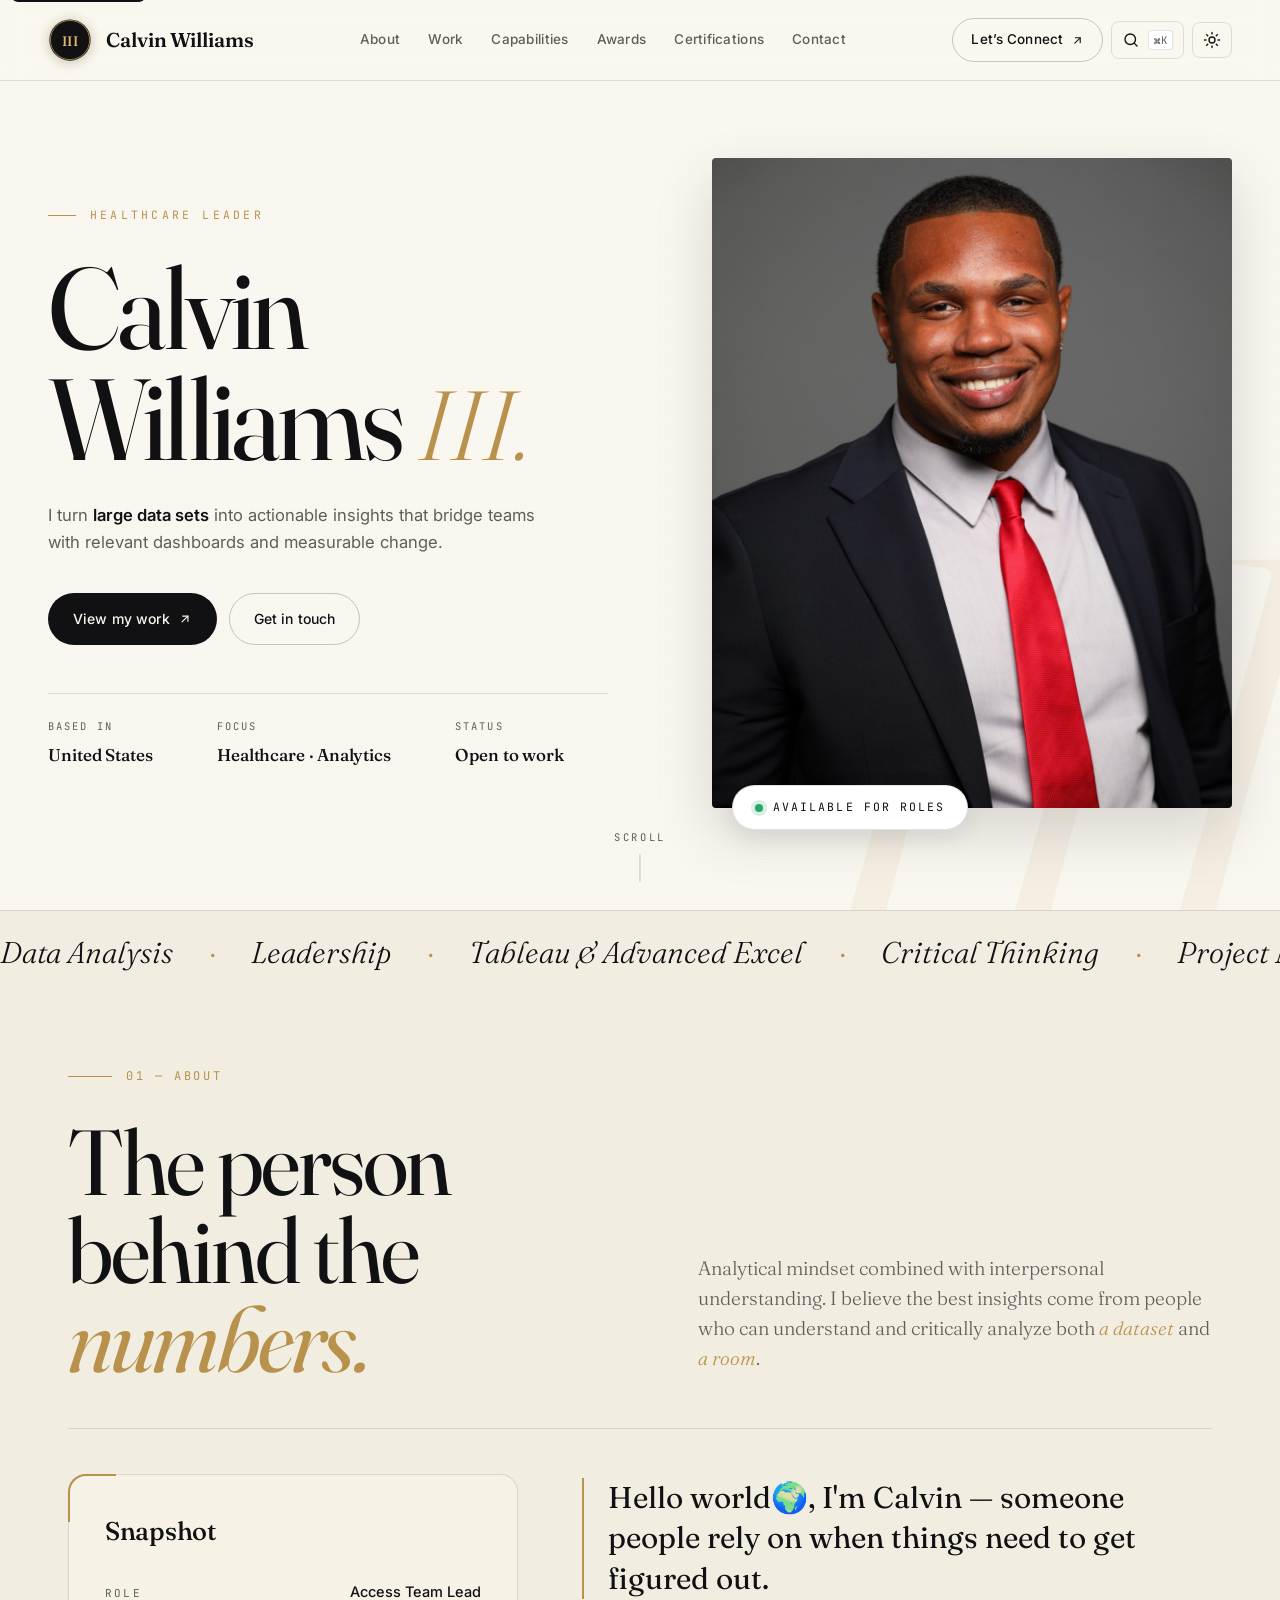
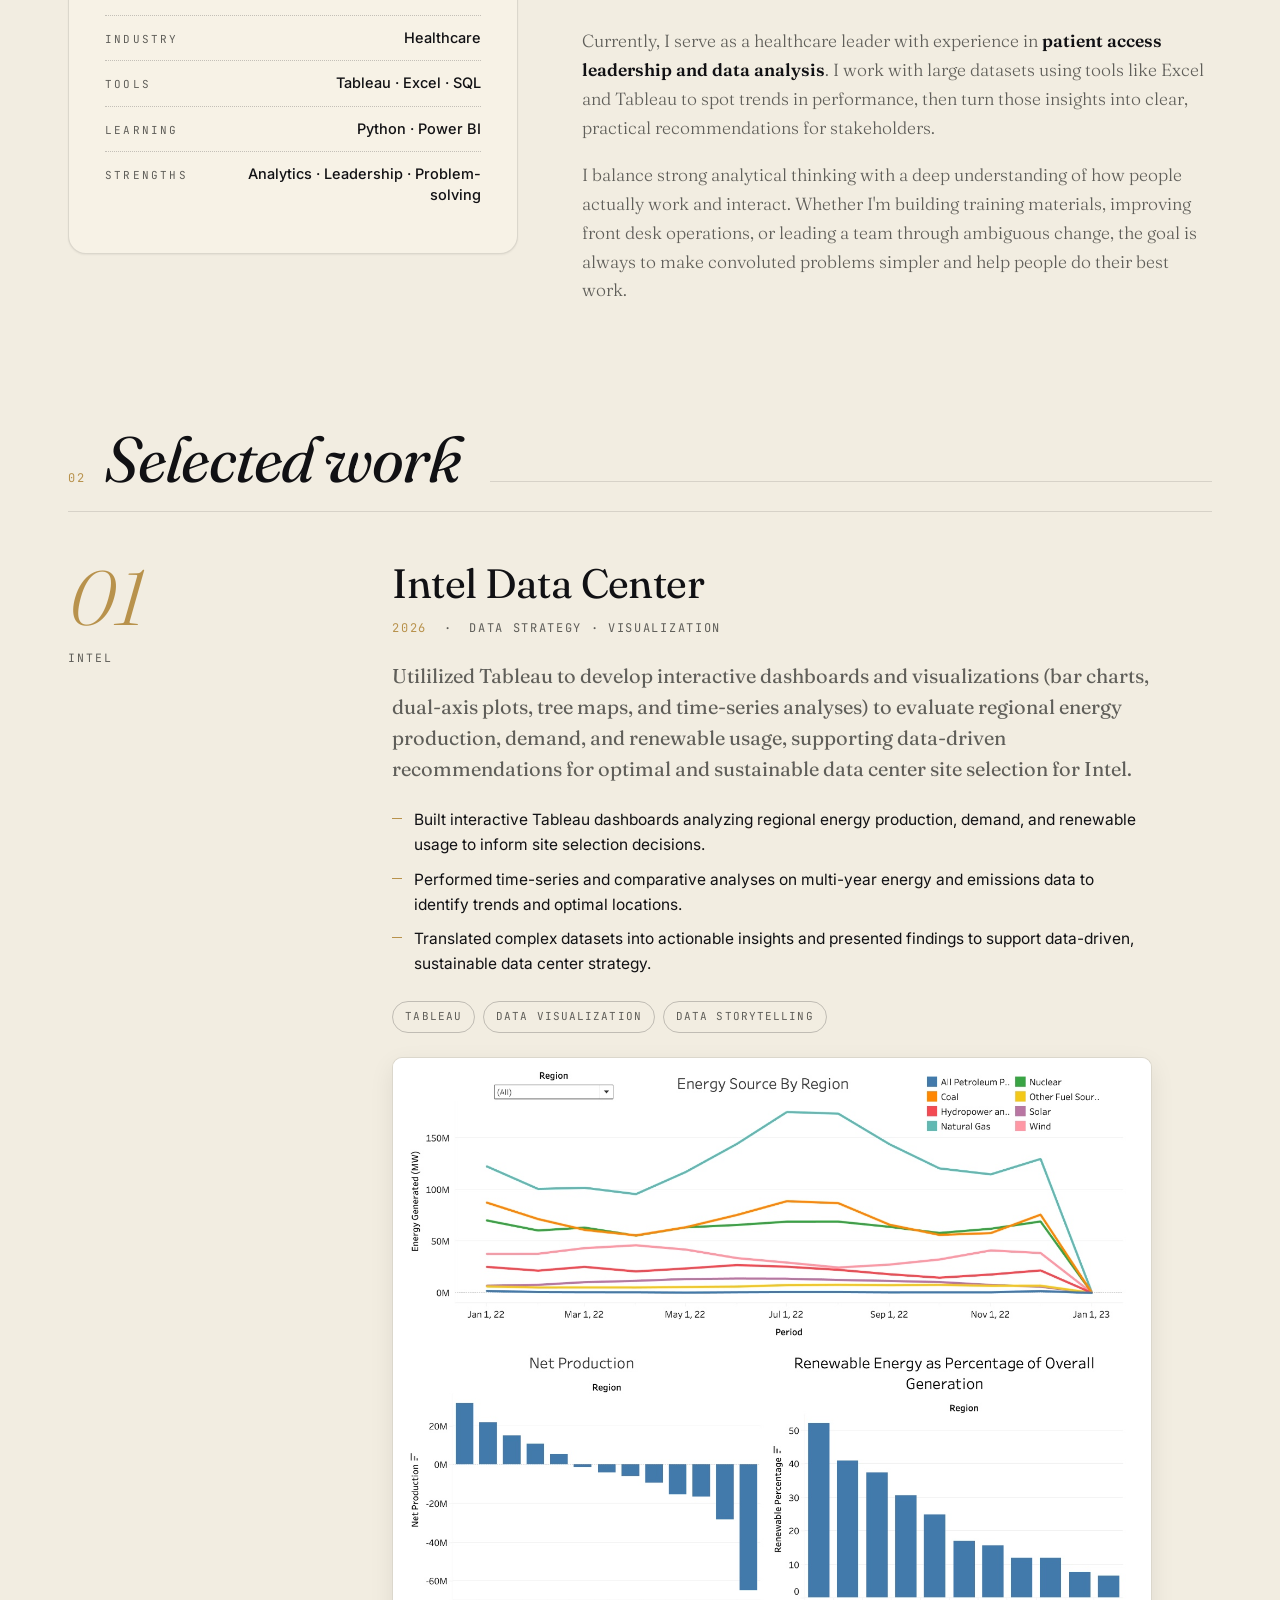
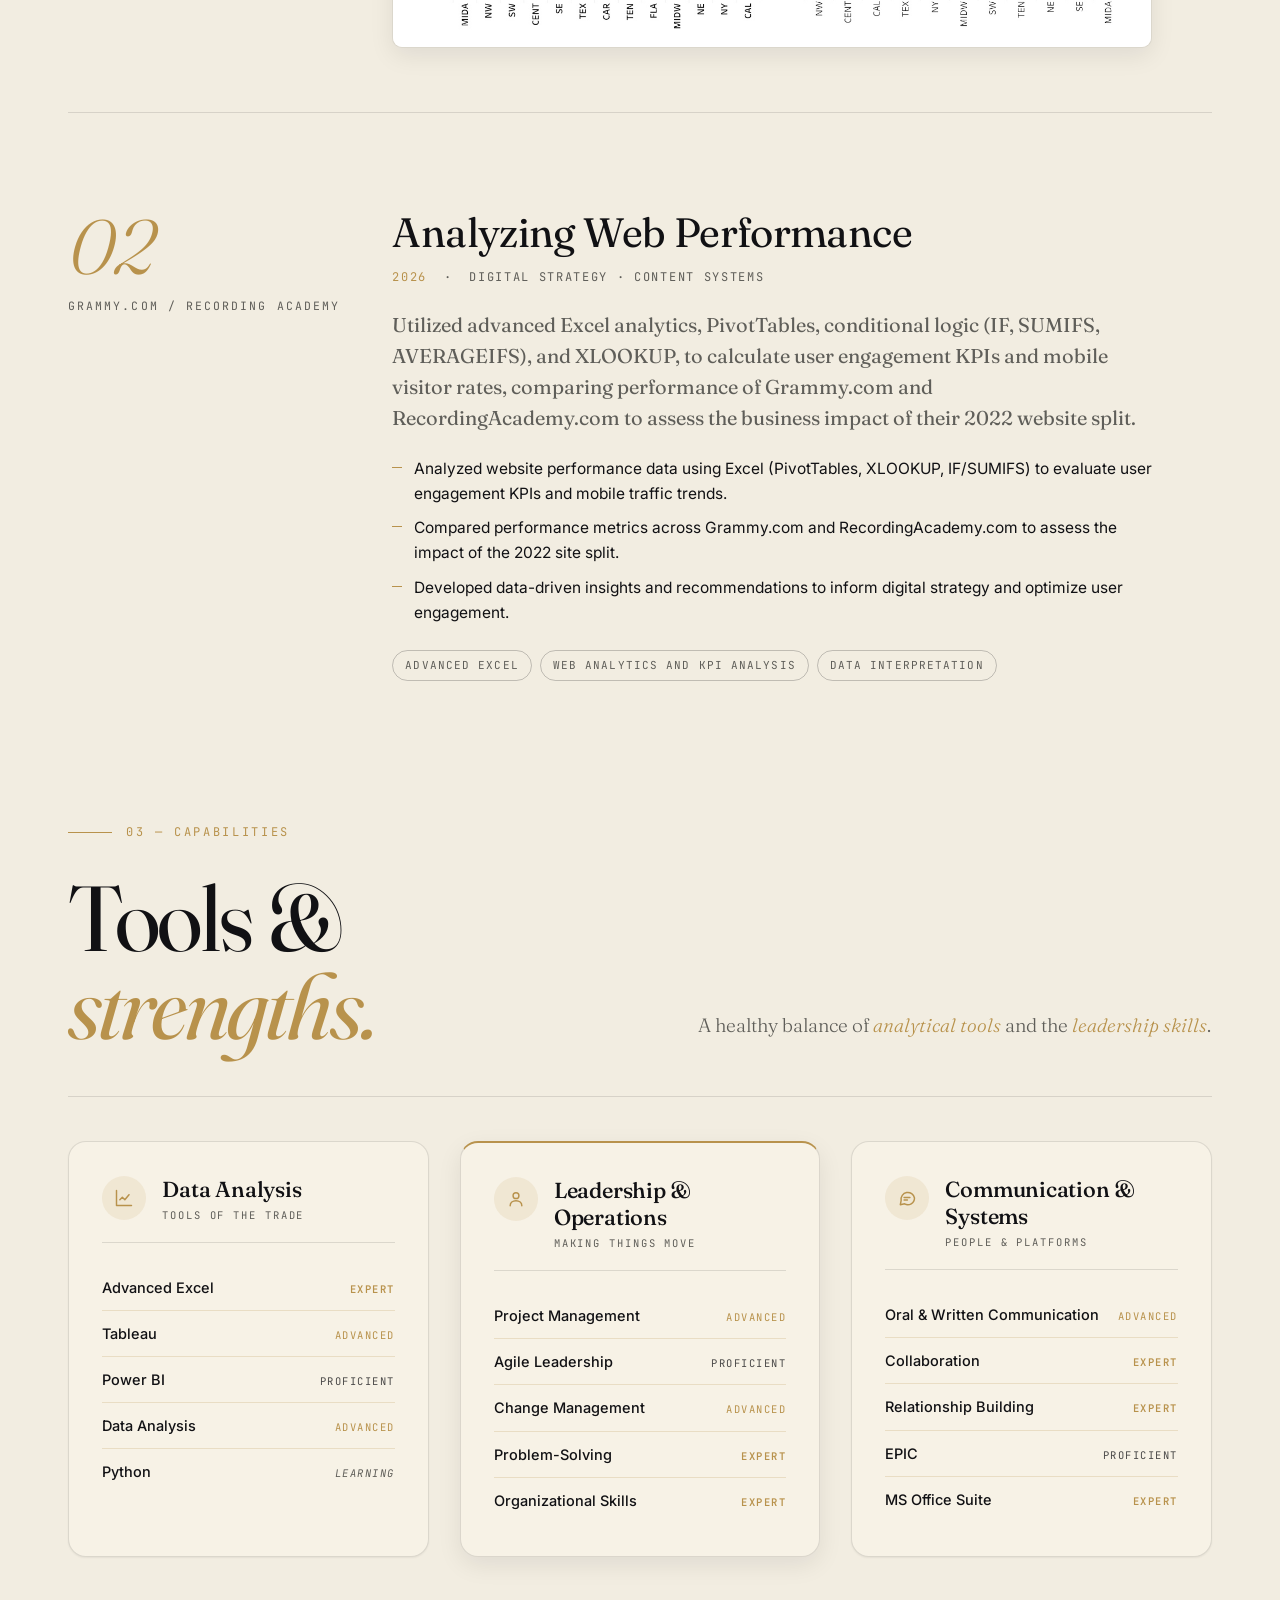
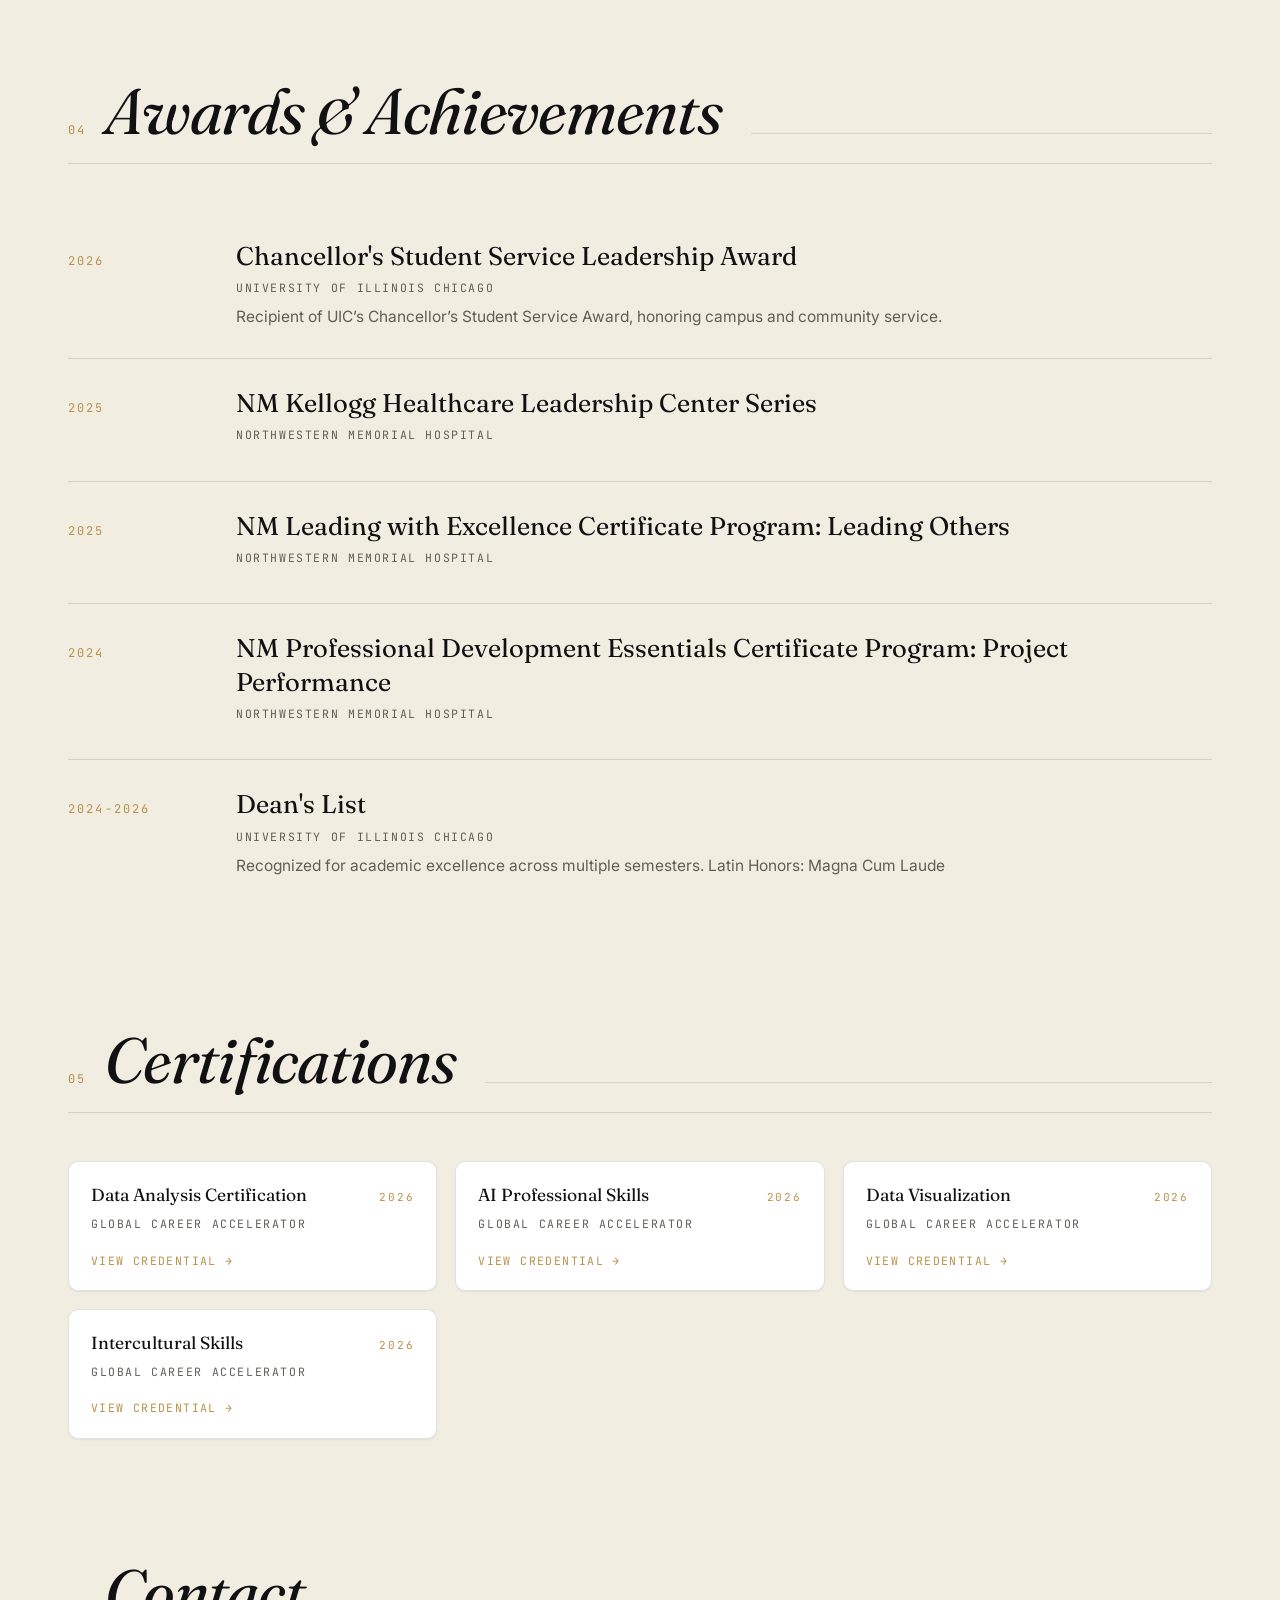
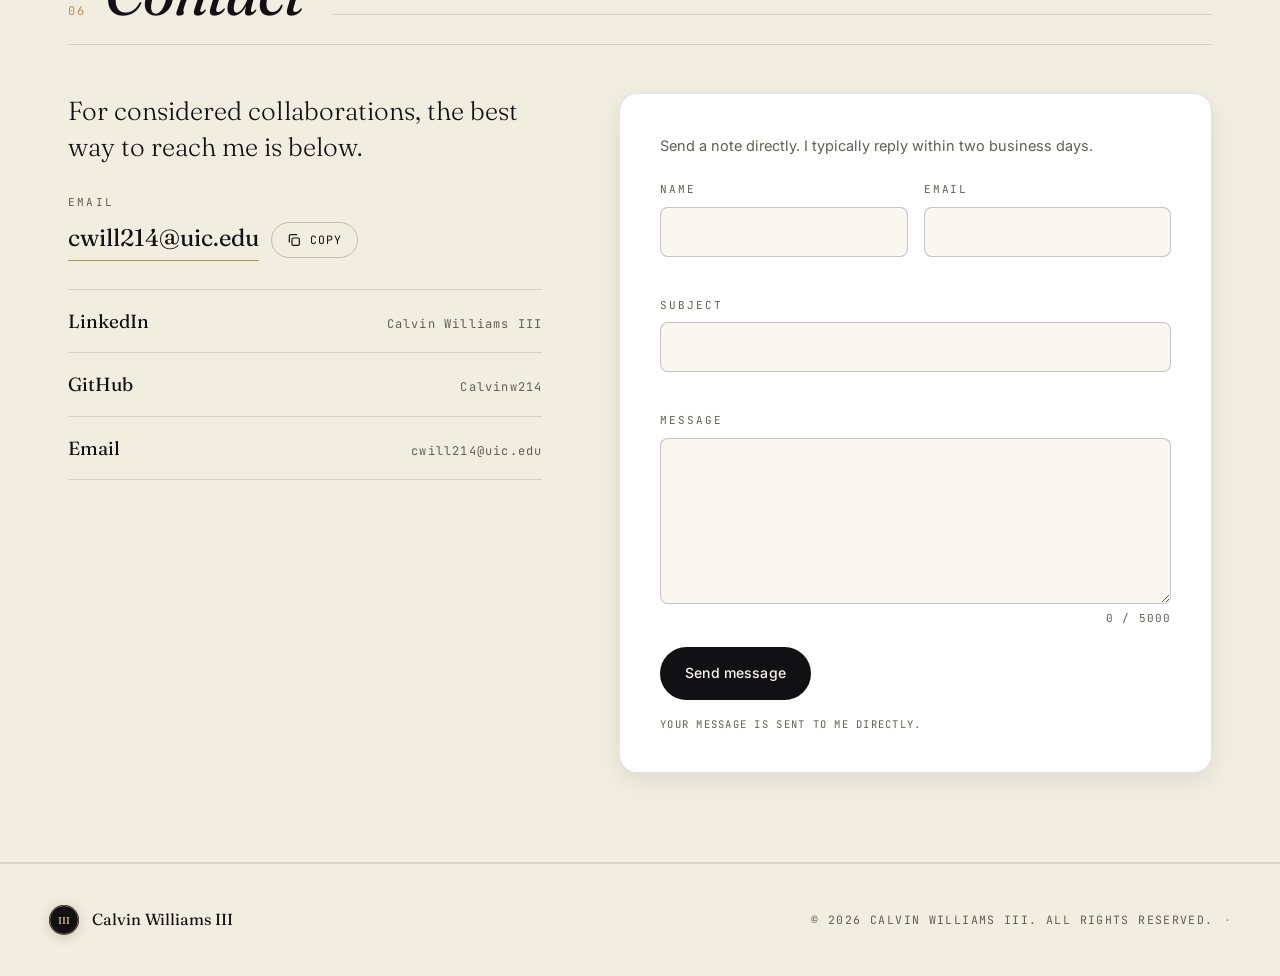
<file: index.html>
<!doctype html>
<html lang="en">
<head>
<meta charset="utf-8" />
<meta name="viewport" content="width=device-width, initial-scale=1, viewport-fit=cover" />
<meta name="color-scheme" content="light dark" />
<title>Calvin Williams III — Healthcare Leader</title>
<meta name="description" content="Portfolio of Calvin Williams III" />
<meta name="author" content="Calvin Williams III" />
<meta name="theme-color" content="#faf7f0" media="(prefers-color-scheme: light)" />
<meta name="theme-color" content="#111114" media="(prefers-color-scheme: dark)" />

<meta property="og:type" content="website" />
<meta property="og:title" content="Calvin Williams III — Portfolio" />
<meta property="og:description" content="Aspiring Data Analyst." />
<meta property="og:image" content="assets/calvin.jpg" />

<link rel="icon" type="image/jpeg" href="assets/logo.jpg" />
<link rel="apple-touch-icon" href="assets/logo.jpg" />

<link rel="preconnect" href="https://fonts.googleapis.com" />
<link rel="preconnect" href="https://fonts.gstatic.com" crossorigin />
<link rel="stylesheet" href="https://fonts.googleapis.com/css2?family=Fraunces:ital,opsz,wght@0,9..144,300;0,9..144,400;0,9..144,500;0,9..144,600;0,9..144,700;1,9..144,400&family=Inter:wght@300;400;500;600;700&family=JetBrains+Mono:wght@400;500&display=swap" />

<link rel="stylesheet" href="css/style.css" />

<!-- No-flash theme init: runs before paint to avoid light/dark flicker -->
<script>
  (function () {
    try {
      var stored = localStorage.getItem('theme');
      var prefersDark = window.matchMedia && window.matchMedia('(prefers-color-scheme: dark)').matches;
      var theme = stored || (prefersDark ? 'dark' : 'light');
      document.documentElement.setAttribute('data-theme', theme);
    } catch (e) { /* ignore */ }
  })();
</script>
</head>
<body>

<a class="skip-link" href="#main">Skip to content</a>

<!-- Scroll progress indicator -->
<div class="scroll-progress" aria-hidden="true"><span id="scrollBar"></span></div>

<!-- Navigation -->
<header class="nav" role="banner">
  <a class="nav-brand" href="#top" aria-label="Calvin Williams III — home">
    <span class="logo-emblem" aria-hidden="true">
      <svg viewBox="0 0 64 64" width="44" height="44" focusable="false">
        <circle cx="32" cy="32" r="30" fill="#111114"></circle>
        <circle cx="32" cy="32" r="28.5" fill="none" stroke="#b8924c" stroke-width="1.25"></circle>
        <text x="32" y="40.5" text-anchor="middle"
              font-family="Fraunces, Georgia, serif" font-weight="500"
              font-size="20" fill="#d9b878" letter-spacing="0.5">III</text>
      </svg>
    </span>
    <span class="nav-brand-text">
      <span class="nav-brand-name">Calvin Williams</span>
    </span>
  </a>

  <nav class="nav-links" aria-label="Primary">
    <a href="#about">About</a>
    <a href="#projects">Work</a>
    <a href="#capabilities">Capabilities</a>
    <a href="#awards">Awards</a>
    <a href="#certifications">Certifications</a>
    <a href="#contact">Contact</a>
  </nav>

  <div class="nav-actions">
    <a class="btn btn-ghost btn-talk" href="#contact">
      <span>Let&rsquo;s Connect</span>
      <svg viewBox="0 0 24 24" width="13" height="13" aria-hidden="true" fill="none" stroke="currentColor" stroke-width="2" stroke-linecap="round" stroke-linejoin="round"><path d="M7 17 17 7"></path><path d="M8 7h9v9"></path></svg>
    </a>
    <button class="icon-btn" id="cmdkTrigger" type="button" aria-label="Open command palette" title="Command palette (⌘K)">
      <svg viewBox="0 0 24 24" width="18" height="18" aria-hidden="true" fill="none" stroke="currentColor" stroke-width="1.8" stroke-linecap="round" stroke-linejoin="round">
        <circle cx="11" cy="11" r="7"></circle><path d="m20 20-3.5-3.5"></path>
      </svg>
      <span class="kbd-hint" aria-hidden="true">⌘K</span>
    </button>

    <button class="icon-btn" id="themeToggle" type="button" aria-label="Toggle color theme" aria-pressed="false" title="Toggle theme">
      <svg class="icon-sun" viewBox="0 0 24 24" width="18" height="18" aria-hidden="true" fill="none" stroke="currentColor" stroke-width="1.8" stroke-linecap="round" stroke-linejoin="round">
        <circle cx="12" cy="12" r="4"></circle>
        <path d="M12 2v2M12 20v2M4.93 4.93l1.41 1.41M17.66 17.66l1.41 1.41M2 12h2M20 12h2M4.93 19.07l1.41-1.41M17.66 6.34l1.41-1.41"></path>
      </svg>
      <svg class="icon-moon" viewBox="0 0 24 24" width="18" height="18" aria-hidden="true" fill="none" stroke="currentColor" stroke-width="1.8" stroke-linecap="round" stroke-linejoin="round">
        <path d="M21 12.8A9 9 0 1 1 11.2 3a7 7 0 0 0 9.8 9.8z"></path>
      </svg>
    </button>

    <button class="menu-btn" id="menuBtn" type="button" aria-label="Toggle menu" aria-expanded="false" aria-controls="mobileMenu">
      <span></span><span></span><span></span>
    </button>
  </div>
</header>

<div class="mobile-menu" id="mobileMenu" aria-hidden="true">
  <a href="#about">About</a>
  <a href="#projects">Work</a>
  <a href="#capabilities">Capabilities</a>
  <a href="#awards">Awards</a>
  <a href="#certifications">Certifications</a>
  <a href="#contact">Contact</a>
</div>

<main id="main">

<!-- Hero -->
<section class="hero" id="top">
  <div class="hero-grain" aria-hidden="true"></div>
  <div class="hero-watermark" aria-hidden="true">III</div>

  <div class="hero-inner">
    <div class="hero-copy">
      <p class="eyebrow reveal"><span class="eyebrow-rule" aria-hidden="true"></span>Healthcare Leader</p>
      <h1 class="hero-title reveal reveal-delay-1">
        Calvin<br />
        Williams<span class="hero-title-accent">III.</span>
      </h1>
      <p class="hero-sub reveal reveal-delay-2">
        I turn <strong>large data sets</strong> into actionable insights that bridge teams with relevant dashboards and measurable change.
      </p>
      <div class="hero-cta reveal reveal-delay-3">
        <a class="btn btn-primary btn-arrow" href="#projects">
          <span>View my work</span>
          <svg viewBox="0 0 24 24" width="14" height="14" aria-hidden="true" fill="none" stroke="currentColor" stroke-width="2" stroke-linecap="round" stroke-linejoin="round"><path d="M7 17 17 7"></path><path d="M8 7h9v9"></path></svg>
        </a>
        <a class="btn btn-ghost" href="#contact">Get in touch</a>
      </div>

      <dl class="hero-meta reveal reveal-delay-4">
        <div class="hero-meta-item">
          <dt>Based in</dt>
          <dd>United States</dd>
        </div>
        <div class="hero-meta-item">
          <dt>Focus</dt>
          <dd>Healthcare · Analytics</dd>
        </div>
        <div class="hero-meta-item">
          <dt>Status</dt>
          <dd>Open to work</dd>
        </div>
      </dl>
    </div>

    <figure class="hero-portrait reveal reveal-delay-2">
      <div class="hero-portrait-frame">
        <img src="assets/calvin.jpg" alt="Portrait of Calvin Williams III" width="900" height="1100" loading="eager" fetchpriority="high" />
      </div>
      <figcaption class="hero-status-pill">
        <span class="hero-status-dot" aria-hidden="true"></span>
        <span>Available for roles</span>
      </figcaption>
    </figure>
  </div>

  <span class="hero-scroll-cue" aria-hidden="true">
    <span class="hero-scroll-label">SCROLL</span>
    <span class="hero-scroll-line"></span>
  </span>
</section>

<!-- Running marquee -->
<div class="marquee" aria-hidden="true">
  <div class="marquee-track">
    <span>Data Analysis</span><span>·</span><span>Leadership</span><span>·</span><span>Tableau & Advanced Excel</span><span>·</span><span>Critical Thinking</span><span>·</span><span>Project Management</span><span>·</span><span>Analytical</span><span>·</span>
    <span>Data Analysis</span><span>·</span><span>Leadership</span><span>·</span><span>Tableau & Advanced Excel</span><span>·</span><span>Critical Thinking</span><span>·</span><span>Project Management</span><span>·</span><span>Analytical</span><span>·</span>
</div>

<!-- About -->
<section class="section about about-v2" id="about">
  <p class="section-eyebrow reveal"><span class="eyebrow-rule" aria-hidden="true"></span>01 — About</p>

  <div class="about-head reveal reveal-delay-1">
    <h2 class="about-title">
      The person<br />behind the<br /><em>numbers.</em>
    </h2>
    <p class="about-tagline">
      Analytical mindset combined with interpersonal understanding.
      I believe the best insights come from people who can understand and critically analyze both
      <em>a dataset</em> and <em>a room</em>.
    </p>
  </div>

  <hr class="about-rule" aria-hidden="true" />

  <div class="about-body reveal reveal-delay-2">
    <aside class="snapshot" id="snapshotCard" aria-label="Snapshot">
      <h3 class="snapshot-title">Snapshot</h3>
      <dl class="snapshot-list" id="snapshotList">
        <!-- Rendered by js/render.js from PORTFOLIO_DATA.snapshot -->
      </dl>
    </aside>

    <div class="about-copy">
      <p class="about-lede" id="aboutLede">
        <!-- Rendered by js/render.js from PORTFOLIO_DATA.about.lede -->
      </p>
      <div class="about-paragraphs" id="aboutParagraphs">
        <!-- Rendered by js/render.js from PORTFOLIO_DATA.about.paragraphs -->
      </div>
    </div>
  </div>
</section>

<!-- Projects -->
<section class="section projects" id="projects">
  <header class="section-head">
    <span class="section-num">02</span>
    <h2 class="section-title">Selected work</h2>
    <span class="section-rule" aria-hidden="true"></span>
  </header>

  <div class="projects-list" id="projectsList">
    <!-- Rendered by js/render.js from js/data.js -->
  </div>
</section>

<!-- Capabilities -->
<section class="section capabilities" id="capabilities">
  <p class="section-eyebrow reveal"><span class="eyebrow-rule" aria-hidden="true"></span>03 — Capabilities</p>

  <div class="about-head reveal reveal-delay-1">
    <h2 class="about-title">
      Tools &amp;<br /><em>strengths.</em>
    </h2>
    <p class="about-tagline">
      A healthy balance of <em>analytical tools</em> and the <em>leadership skills</em>.
    </p>
  </div>

  <hr class="about-rule" aria-hidden="true" />

  <div class="capabilities-grid" id="capabilitiesGrid">
    <!-- Rendered by js/render.js from PORTFOLIO_DATA.capabilities -->
  </div>
</section>

<!-- Awards & Achievements -->
<section class="section awards" id="awards">
  <header class="section-head">
    <span class="section-num">04</span>
    <h2 class="section-title">Awards &amp; Achievements</h2>
    <span class="section-rule" aria-hidden="true"></span>
  </header>

  <ol class="awards-list" id="awardsList" role="list">
    <!-- Rendered by js/render.js -->
  </ol>
</section>

<!-- Certifications -->
<section class="section certs" id="certifications">
  <header class="section-head">
    <span class="section-num">05</span>
    <h2 class="section-title">Certifications</h2>
    <span class="section-rule" aria-hidden="true"></span>
  </header>

  <ul class="certs-grid" id="certsList" role="list">
    <!-- Rendered by js/render.js -->
  </ul>
</section>

<!-- Contact -->
<section class="section contact" id="contact">
  <header class="section-head">
    <span class="section-num">06</span>
    <h2 class="section-title">Contact</h2>
    <span class="section-rule" aria-hidden="true"></span>
  </header>

  <div class="contact-grid">
    <div class="contact-info reveal">
      <p class="contact-lede">
        For considered collaborations,
        the best way to reach me is below.
      </p>

      <div class="email-copy">
        <span class="email-copy-label">Email</span>
        <div class="email-copy-row">
          <a class="email-copy-value" href="mailto:calvinwilliams772@gmail.com" id="emailLink">cwill214@uic.edu</a>
          <button class="email-copy-btn" id="copyEmailBtn" type="button" aria-label="Copy email address to clipboard">
            <svg viewBox="0 0 24 24" width="16" height="16" aria-hidden="true" fill="none" stroke="currentColor" stroke-width="1.8" stroke-linecap="round" stroke-linejoin="round">
              <rect x="9" y="9" width="11" height="11" rx="2"></rect>
              <path d="M5 15V6a2 2 0 0 1 2-2h9"></path>
            </svg>
            <span>Copy</span>
          </button>
        </div>
      </div>

      <ul class="socials" id="socialsList" role="list">
        <!-- Rendered by js/render.js -->
      </ul>
    </div>

    <form class="contact-form reveal reveal-delay-1" id="contactForm" novalidate autocomplete="on">
      <p class="form-intro">Send a note directly. I typically reply within two business days.</p>

      <!-- Honeypot (hidden from humans) -->
      <div class="hp-field" aria-hidden="true">
        <label for="company_website">Company website</label>
        <input type="text" id="company_website" name="company_website" tabindex="-1" autocomplete="off" />
      </div>

      <div class="form-row">
        <div class="form-field">
          <label for="name">Name</label>
          <input type="text" id="name" name="name" required maxlength="100" autocomplete="name" aria-describedby="nameError" />
          <span class="form-error" id="nameError" role="alert"></span>
        </div>
        <div class="form-field">
          <label for="email">Email</label>
          <input type="email" id="email" name="email" required maxlength="200" autocomplete="email" aria-describedby="emailError" />
          <span class="form-error" id="emailError" role="alert"></span>
        </div>
      </div>

      <div class="form-field">
        <label for="subject">Subject</label>
        <input type="text" id="subject" name="subject" maxlength="200" autocomplete="off" aria-describedby="subjectError" />
        <span class="form-error" id="subjectError" role="alert"></span>
      </div>

      <div class="form-field">
        <label for="message">Message</label>
        <textarea id="message" name="message" rows="6" required minlength="10" maxlength="5000" aria-describedby="messageError messageCounter"></textarea>
        <div class="form-meta">
          <span class="form-error" id="messageError" role="alert"></span>
          <span class="form-counter" id="messageCounter" aria-live="polite">0 / 5000</span>
        </div>
      </div>

      <div class="form-actions">
        <button class="btn btn-primary" type="submit" id="submitBtn">
          <span class="btn-label">Send message</span>
          <span class="btn-spinner" aria-hidden="true"></span>
        </button>
        <noscript>
          <p class="form-fallback">
            JavaScript is disabled. Please email
            <a href="mailto:cwill214@uic.edu">cwill214@uic.edu</a> directly.
          </p>
        </noscript>
      </div>

      <div class="form-status" id="formStatus" role="status" aria-live="polite"></div>
      <p class="form-privacy">
        Your message is sent to me directly.
      </p>
    </form>
  </div>
</section>

</main>

<footer class="footer">
  <div class="footer-inner">
    <div class="footer-brand">
      <span class="logo-emblem logo-emblem-sm" aria-hidden="true">
        <svg viewBox="0 0 64 64" width="32" height="32" focusable="false">
          <circle cx="32" cy="32" r="30" fill="#111114"></circle>
          <circle cx="32" cy="32" r="28.5" fill="none" stroke="#b8924c" stroke-width="1.25"></circle>
          <text x="32" y="40.5" text-anchor="middle"
                font-family="Fraunces, Georgia, serif" font-weight="500"
                font-size="20" fill="#d9b878" letter-spacing="0.5">III</text>
        </svg>
      </span>
      <span>Calvin Williams III</span>
    </div>
    <p class="footer-meta">
      <span>© <span id="year">2026</span> Calvin Williams III. All rights reserved.</span>
      <span class="dot" aria-hidden="true">·</span>
    </p>
  </div>
</footer>

<!-- Command palette -->
<div class="cmdk" id="cmdk" aria-hidden="true" role="dialog" aria-modal="true" aria-labelledby="cmdkLabel">
  <div class="cmdk-backdrop" data-cmdk-close></div>
  <div class="cmdk-panel" role="document">
    <h2 class="visually-hidden" id="cmdkLabel">Command palette</h2>
    <div class="cmdk-search">
      <svg viewBox="0 0 24 24" width="18" height="18" aria-hidden="true" fill="none" stroke="currentColor" stroke-width="1.8" stroke-linecap="round" stroke-linejoin="round">
        <circle cx="11" cy="11" r="7"></circle><path d="m20 20-3.5-3.5"></path>
      </svg>
      <input type="text" id="cmdkInput" placeholder="Jump to section, copy email, toggle theme…" autocomplete="off" spellcheck="false" aria-label="Search commands" />
      <kbd class="cmdk-esc">Esc</kbd>
    </div>
    <ul class="cmdk-list" id="cmdkList" role="listbox" aria-label="Commands"></ul>
    <div class="cmdk-empty" id="cmdkEmpty" hidden>No matching commands.</div>
    <div class="cmdk-footer">
      <span><kbd>↑</kbd><kbd>↓</kbd> navigate</span>
      <span><kbd>↵</kbd> select</span>
      <span><kbd>Esc</kbd> close</span>
    </div>
  </div>
</div>

<!-- Toast -->
<div class="toast" id="toast" role="status" aria-live="polite" aria-atomic="true"></div>

<script src="js/data.js"></script>
<script src="js/render.js"></script>
<script src="js/main.js"></script>
</body>
</html>
</file>
<file: css/style.css>
/* =========================================================================
   Calvin Williams III — Portfolio v2 stylesheet
   Editorial · luxury · data-driven. Light + dark themes.
   ========================================================================= */

/* ---------- Design tokens ---------- */
:root {
  --ink: #111114;
  --paper: #faf7f0;
  --paper-2: #f2ede1;
  --paper-3: #ebe4d2;
  --gold: #b8924c;
  --gold-soft: #d9b878;
  --gold-ink: #7a5f2b;
  --mute: #5f5e59;
  --line: rgba(17, 17, 20, 0.12);
  --line-strong: rgba(17, 17, 20, 0.22);
  --surface: #ffffff;
  --surface-2: #f7f2e6;
  --shadow-sm: 0 1px 2px rgba(17, 17, 20, 0.06);
  --shadow-md: 0 8px 24px rgba(17, 17, 20, 0.08);
  --shadow-lg: 0 24px 60px rgba(17, 17, 20, 0.14);
  --radius-sm: 6px;
  --radius-md: 10px;
  --radius-lg: 18px;

  --serif: "Fraunces", "Playfair Display", Georgia, serif;
  --sans: "Inter", -apple-system, BlinkMacSystemFont, "Segoe UI", Roboto, sans-serif;
  --mono: "JetBrains Mono", ui-monospace, SFMono-Regular, Menlo, monospace;

  --container: 1240px;
  --gutter: clamp(20px, 4vw, 48px);
  --easing: cubic-bezier(0.2, 0.7, 0.2, 1);
}

/* ---------- Dark theme ---------- */
:root[data-theme="dark"] {
  --ink: #f4efe2;
  --paper: #0f0f12;
  --paper-2: #17171c;
  --paper-3: #1d1d24;
  --gold: #d9b878;
  --gold-soft: #e5cc95;
  --gold-ink: #f1d99a;
  --mute: #a8a49a;
  --line: rgba(244, 239, 226, 0.12);
  --line-strong: rgba(244, 239, 226, 0.22);
  --surface: #17171c;
  --surface-2: #1d1d24;
  --shadow-sm: 0 1px 2px rgba(0, 0, 0, 0.5);
  --shadow-md: 0 8px 24px rgba(0, 0, 0, 0.45);
  --shadow-lg: 0 24px 60px rgba(0, 0, 0, 0.55);
}

/* ---------- Reset / base ---------- */
*, *::before, *::after { box-sizing: border-box; }
html { scroll-behavior: smooth; -webkit-text-size-adjust: 100%; }
body {
  margin: 0;
  font-family: var(--sans);
  font-size: 16px;
  line-height: 1.6;
  color: var(--ink);
  background: var(--paper);
  -webkit-font-smoothing: antialiased;
  text-rendering: optimizeLegibility;
  transition: background 0.35s var(--easing), color 0.35s var(--easing);
}
body.menu-open, body.cmdk-open { overflow: hidden; }

img, svg { display: block; max-width: 100%; }
a { color: inherit; text-decoration: none; }
button { font: inherit; color: inherit; background: none; border: 0; cursor: pointer; }
input, textarea, select { font: inherit; color: inherit; }

::selection { background: var(--gold); color: #fff; }

.visually-hidden {
  position: absolute; width: 1px; height: 1px; padding: 0; margin: -1px;
  overflow: hidden; clip: rect(0,0,0,0); white-space: nowrap; border: 0;
}

/* Skip link */
.skip-link {
  position: fixed; top: -40px; left: 12px; z-index: 1000;
  padding: 10px 14px; background: var(--ink); color: var(--paper);
  border-radius: 6px; font-weight: 600; font-size: 14px;
  transition: top 0.2s var(--easing);
}
.skip-link:focus { top: 12px; outline: 2px solid var(--gold); outline-offset: 2px; }

/* Focus ring */
:focus-visible {
  outline: 2px solid var(--gold);
  outline-offset: 3px;
  border-radius: 3px;
}

/* Scroll progress */
.scroll-progress {
  position: fixed; top: 0; left: 0; right: 0; height: 2px; z-index: 200;
  background: transparent; pointer-events: none;
}
.scroll-progress span {
  display: block; height: 100%; width: 100%;
  background: linear-gradient(90deg, var(--gold), var(--gold-soft));
  transform: scaleX(0); transform-origin: 0 50%;
  transition: transform 0.1s linear;
}

/* ---------- Navigation ---------- */
.nav {
  position: sticky; top: 0; z-index: 100;
  display: flex; align-items: center; justify-content: space-between;
  padding: 18px var(--gutter);
  background: color-mix(in srgb, var(--paper) 88%, transparent);
  backdrop-filter: saturate(140%) blur(12px);
  -webkit-backdrop-filter: saturate(140%) blur(12px);
  border-bottom: 1px solid var(--line);
}
.nav-brand { display: flex; align-items: center; gap: 14px; }
.nav-brand-text { display: flex; align-items: baseline; gap: 6px; }
.nav-brand-name {
  font-family: var(--serif); font-weight: 600; font-size: 20px;
  letter-spacing: -0.005em; color: var(--ink);
}

/* Circular "III" emblem — used in nav + footer */
.logo-emblem {
  position: relative; display: inline-flex; align-items: center; justify-content: center;
  flex-shrink: 0;
}
.logo-emblem::before {
  content: ""; position: absolute; inset: -10px;
  border-radius: 50%;
  background: radial-gradient(circle, rgba(184, 146, 76, 0.18), transparent 70%);
  z-index: -1; pointer-events: none;
}
.logo-emblem svg { display: block; filter: drop-shadow(0 2px 6px rgba(17, 17, 20, 0.18)); }
:root[data-theme="dark"] .logo-emblem::before {
  background: radial-gradient(circle, rgba(217, 184, 120, 0.18), transparent 70%);
}
:root[data-theme="dark"] .logo-emblem svg circle:first-of-type { fill: #1d1d24; }
.logo-emblem-sm::before { inset: -6px; }
.nav-links {
  display: flex; gap: 28px;
}
.nav-links a {
  font-size: 13.5px; font-weight: 500; letter-spacing: 0.02em;
  color: var(--mute); position: relative; padding: 4px 0;
  transition: color 0.2s var(--easing);
}
.nav-links a::after {
  content: ""; position: absolute; left: 0; right: 0; bottom: -2px;
  height: 1px; background: var(--gold);
  transform: scaleX(0); transform-origin: 0 50%;
  transition: transform 0.25s var(--easing);
}
.nav-links a:hover { color: var(--ink); }
.nav-links a:hover::after { transform: scaleX(1); }

.nav-actions { display: flex; align-items: center; gap: 8px; }
.icon-btn {
  display: inline-flex; align-items: center; gap: 8px;
  padding: 8px 10px; border-radius: 8px;
  border: 1px solid var(--line);
  color: var(--ink); background: transparent;
  transition: background 0.2s var(--easing), border-color 0.2s var(--easing);
}
.icon-btn:hover { background: var(--surface-2); border-color: var(--line-strong); }
.kbd-hint {
  font-family: var(--mono); font-size: 10.5px; color: var(--mute); letter-spacing: 0.04em;
  padding: 1px 5px; border: 1px solid var(--line); border-radius: 4px;
  background: var(--surface);
}

/* Theme icons — show one at a time */
#themeToggle .icon-moon { display: none; }
:root[data-theme="dark"] #themeToggle .icon-sun { display: none; }
:root[data-theme="dark"] #themeToggle .icon-moon { display: block; }

.menu-btn { display: none; flex-direction: column; gap: 5px; padding: 8px; border-radius: 6px; }
.menu-btn span { display: block; width: 22px; height: 1.5px; background: var(--ink); transition: transform 0.2s var(--easing), opacity 0.2s var(--easing); }
.menu-btn[aria-expanded="true"] span:nth-child(1) { transform: translateY(6.5px) rotate(45deg); }
.menu-btn[aria-expanded="true"] span:nth-child(2) { opacity: 0; }
.menu-btn[aria-expanded="true"] span:nth-child(3) { transform: translateY(-6.5px) rotate(-45deg); }

.mobile-menu {
  display: none; flex-direction: column;
  padding: 16px var(--gutter) 24px;
  background: var(--paper); border-bottom: 1px solid var(--line);
  position: sticky; top: 72px; z-index: 99;
}
.mobile-menu.open { display: flex; }
.mobile-menu a {
  padding: 14px 0; border-bottom: 1px solid var(--line);
  font-family: var(--serif); font-size: 20px; color: var(--ink);
}
.mobile-menu a:last-child { border-bottom: 0; }

/* ---------- Hero ---------- */
.hero {
  position: relative; overflow: hidden;
  min-height: calc(100vh - 72px);
  display: flex; align-items: center;
  padding: clamp(48px, 6vw, 96px) var(--gutter) clamp(64px, 8vw, 120px);
  background: var(--paper);
}
.hero-grain {
  position: absolute; inset: 0; pointer-events: none; opacity: 0.25;
  background-image:
    radial-gradient(rgba(17,17,20,0.08) 1px, transparent 1px);
  background-size: 3px 3px;
  mix-blend-mode: multiply;
}
:root[data-theme="dark"] .hero-grain {
  opacity: 0.15; mix-blend-mode: screen;
  background-image: radial-gradient(rgba(255,255,255,0.08) 1px, transparent 1px);
}
.hero-watermark {
  position: absolute; right: clamp(-20px, -1vw, -8px); bottom: -8%;
  font-family: var(--serif); font-weight: 300; font-style: italic;
  font-size: clamp(260px, 44vw, 640px); line-height: 0.8;
  color: var(--gold); opacity: 0.07;
  letter-spacing: -0.02em; pointer-events: none;
  user-select: none; z-index: 0;
}

.hero-inner {
  position: relative; z-index: 1;
  max-width: var(--container); width: 100%; margin: 0 auto;
  display: grid; grid-template-columns: minmax(0, 1.05fr) minmax(0, 1fr);
  gap: clamp(32px, 6vw, 88px);
  align-items: center;
}

.hero-copy { min-width: 0; }

.eyebrow {
  display: inline-flex; align-items: center; gap: 14px;
  font-family: var(--mono); font-size: 11.5px; letter-spacing: 0.28em;
  text-transform: uppercase; color: var(--gold); margin: 0 0 28px;
}
.eyebrow-rule {
  display: inline-block; width: 28px; height: 1px; background: var(--gold);
}
/* (legacy eyebrow-dot retained for backward compat if ever reused) */
.eyebrow-dot {
  width: 6px; height: 6px; border-radius: 50%; background: var(--gold);
  box-shadow: 0 0 0 4px rgba(184, 146, 76, 0.18);
}

.hero-title {
  font-family: var(--serif); font-weight: 400;
  font-size: clamp(56px, 9vw, 148px);
  line-height: 0.96; letter-spacing: -0.035em;
  margin: 0 0 28px; color: var(--ink);
  font-variation-settings: "opsz" 144;
}
.hero-title-accent {
  display: inline-block; margin-left: 0.18em;
  font-style: italic; color: var(--gold);
  font-size: 0.85em; font-weight: 300;
  letter-spacing: 0.01em;
}

.hero-sub {
  font-family: var(--sans); font-weight: 400;
  font-size: clamp(16px, 1.3vw, 18px);
  line-height: 1.65; color: var(--mute);
  max-width: 520px; margin: 0 0 36px;
}
.hero-sub strong { color: var(--ink); font-weight: 600; }

.hero-cta { display: flex; flex-wrap: wrap; gap: 12px; margin-bottom: 48px; }

.btn {
  display: inline-flex; align-items: center; justify-content: center; gap: 8px;
  padding: 14px 24px; border-radius: 999px;
  font-size: 14px; font-weight: 500; letter-spacing: 0.01em;
  border: 1px solid transparent; cursor: pointer; position: relative;
  transition: transform 0.18s var(--easing), background 0.2s var(--easing),
              color 0.2s var(--easing), border-color 0.2s var(--easing),
              box-shadow 0.2s var(--easing);
}
.btn-primary { background: var(--ink); color: var(--paper); }
.btn-primary:hover { transform: translateY(-1px); box-shadow: var(--shadow-md); }
.btn-ghost { background: transparent; color: var(--ink); border-color: var(--line-strong); }
.btn-ghost:hover { background: var(--surface-2); border-color: var(--ink); transform: translateY(-1px); }
.btn-arrow svg, .btn-talk svg {
  transition: transform 0.2s var(--easing);
}
.btn-arrow:hover svg, .btn-talk:hover svg { transform: translate(2px, -2px); }
.btn[disabled], .btn.loading { opacity: 0.75; cursor: progress; }
.btn .btn-spinner {
  display: none; width: 14px; height: 14px; margin-left: 4px;
  border: 2px solid currentColor; border-right-color: transparent;
  border-radius: 50%; animation: spin 0.7s linear infinite;
}
.btn.loading .btn-spinner { display: inline-block; }
.btn-talk { padding: 10px 18px; font-size: 13.5px; }
@keyframes spin { to { transform: rotate(360deg); } }

/* Hero meta row (Based in / Focus / Status) */
.hero-meta {
  display: flex; flex-wrap: wrap;
  gap: clamp(32px, 5vw, 64px);
  margin: 0; padding: 24px 0 0;
  border-top: 1px solid var(--line);
  max-width: 560px;
}
.hero-meta-item { display: flex; flex-direction: column; gap: 6px; min-width: 0; }
.hero-meta-item dt {
  font-family: var(--mono); font-size: 10.5px; letter-spacing: 0.2em;
  text-transform: uppercase; color: var(--mute); margin: 0;
}
.hero-meta-item dd {
  font-family: var(--serif); font-weight: 500; font-size: 17px;
  color: var(--ink); margin: 0; letter-spacing: -0.005em;
}

/* Hero portrait */
.hero-portrait {
  position: relative; margin: 0;
  max-width: 520px; justify-self: end; width: 100%;
}
.hero-portrait-frame {
  position: relative; border-radius: 4px; overflow: hidden;
  box-shadow: var(--shadow-lg); background: var(--surface-2);
}
.hero-portrait-frame::after {
  content: ""; position: absolute;
  inset: 24px -24px -24px 24px;
  border: 1px solid var(--gold); border-radius: 4px;
  pointer-events: none; z-index: -1;
}
.hero-portrait-frame img {
  width: 100%; height: auto; display: block; object-fit: cover;
  aspect-ratio: 4 / 5;
}

/* "Available for roles" floating pill */
.hero-status-pill {
  position: absolute; left: 20px; bottom: -22px;
  display: inline-flex; align-items: center; gap: 10px;
  padding: 12px 22px; border-radius: 999px;
  background: var(--surface); color: var(--ink);
  border: 1px solid var(--line);
  box-shadow: var(--shadow-md);
  font-family: var(--mono); font-size: 11.5px; letter-spacing: 0.18em;
  text-transform: uppercase;
  white-space: nowrap;
}
.hero-status-dot {
  width: 8px; height: 8px; border-radius: 50%;
  background: #28a76b;
  box-shadow: 0 0 0 4px rgba(40, 167, 107, 0.18);
}

/* Hero scroll cue */
.hero-scroll-cue {
  position: absolute; left: 50%; bottom: 28px;
  transform: translateX(-50%);
  display: flex; flex-direction: column; align-items: center; gap: 8px;
  font-family: var(--mono); font-size: 10.5px; letter-spacing: 0.24em;
  color: var(--mute); text-transform: uppercase;
  pointer-events: none; z-index: 1;
}
.hero-scroll-line {
  width: 1px; height: 28px; background: var(--line-strong);
  animation: scrollHint 1.8s var(--easing) infinite;
  transform-origin: top;
}
@keyframes scrollHint {
  0% { transform: scaleY(0); opacity: 0; }
  40% { transform: scaleY(1); opacity: 1; }
  100% { transform: scaleY(1) translateY(8px); opacity: 0; }
}

/* ---------- Marquee ---------- */
.marquee {
  overflow: hidden; border-top: 1px solid var(--line); border-bottom: 1px solid var(--line);
  padding: 18px 0; background: var(--paper-2);
}
.marquee-track {
  display: flex; gap: 36px; white-space: nowrap;
  animation: marquee 40s linear infinite;
  font-family: var(--serif); font-weight: 300; font-style: italic;
  font-size: clamp(20px, 2.4vw, 30px); color: var(--ink);
}
.marquee-track span.dot, .marquee-track span:nth-child(even) { color: var(--gold); font-style: normal; }
@keyframes marquee { from { transform: translateX(0); } to { transform: translateX(-50%); } }

/* ---------- Section chrome ---------- */
.section {
  max-width: var(--container); margin: 0 auto;
  padding: clamp(48px, 5.5vw, 80px) var(--gutter);
}
/* Collapse the gap where two sections meet: the top of the next section
   and the bottom of the previous one would otherwise double up. */
.section + .section { padding-top: clamp(32px, 4vw, 56px); }
.section-head {
  display: flex; align-items: baseline; gap: 18px; margin-bottom: clamp(32px, 4vw, 48px);
  border-bottom: 1px solid var(--line); padding-bottom: 20px;
}
.section-num {
  font-family: var(--mono); font-size: 12px; letter-spacing: 0.18em;
  color: var(--gold); text-transform: uppercase;
}
.section-title {
  font-family: var(--serif); font-weight: 400; font-style: italic;
  font-size: clamp(36px, 5vw, 64px); letter-spacing: -0.02em;
  margin: 0; color: var(--ink); line-height: 1;
}
.section-rule { flex: 1; height: 1px; background: var(--line); margin-left: 12px; }

/* ---------- Section eyebrow (shared by About + Capabilities) ---------- */
.section-eyebrow {
  display: flex; align-items: center; gap: 14px;
  font-family: var(--mono); font-size: 12px; letter-spacing: 0.22em;
  text-transform: uppercase; color: var(--gold);
  margin: 0 0 clamp(20px, 2.8vw, 32px);
}
.section-eyebrow .eyebrow-rule {
  display: inline-block; width: 44px; height: 1px;
  background: var(--gold); flex-shrink: 0;
}

/* ---------- About v2 ---------- */
.about-v2 { padding-top: clamp(56px, 7vw, 96px); padding-bottom: clamp(48px, 5.5vw, 80px); }

.about-head {
  display: grid; grid-template-columns: 1.1fr 1fr;
  gap: clamp(28px, 5vw, 72px);
  align-items: end;
}
.about-title {
  font-family: var(--serif); font-weight: 400;
  font-size: clamp(48px, 7.2vw, 104px); line-height: 0.96;
  letter-spacing: -0.025em;
  margin: 0; color: var(--ink);
}
.about-title em {
  font-style: italic; color: var(--gold); font-weight: 400;
}
.about-tagline {
  font-family: var(--serif); font-weight: 300;
  font-size: clamp(16px, 1.5vw, 20px); line-height: 1.55;
  color: var(--mute); margin: 0 0 10px;
  max-width: 46ch;
}
.about-tagline em { font-style: italic; color: var(--gold); }

.about-rule {
  border: 0; border-top: 1px solid var(--line);
  margin: clamp(28px, 3.5vw, 48px) 0;
}

.about-body {
  display: grid; grid-template-columns: 1fr 1.4fr;
  gap: clamp(32px, 5vw, 72px);
  align-items: start;
}

/* Snapshot card */
.snapshot {
  position: relative;
  background: var(--surface-2);
  border: 1px solid var(--line);
  border-radius: var(--radius-lg);
  padding: clamp(24px, 3vw, 36px);
  box-shadow: var(--shadow-sm);
}
.snapshot::before {
  content: ""; position: absolute;
  top: -1px; left: -1px;
  width: 48px; height: 48px;
  border-top: 2px solid var(--gold);
  border-left: 2px solid var(--gold);
  border-top-left-radius: var(--radius-lg);
  pointer-events: none;
}
.snapshot-title {
  font-family: var(--serif); font-weight: 500;
  font-size: clamp(20px, 2vw, 26px); letter-spacing: -0.01em;
  color: var(--ink);
  margin: 0 0 18px;
}
.snapshot-list {
  margin: 0; padding: 0;
  display: flex; flex-direction: column;
}
.snapshot-row {
  display: flex; justify-content: space-between; align-items: baseline;
  gap: 16px; padding: 12px 0;
  border-bottom: 1px dotted var(--line-strong, rgba(17,17,20,0.22));
}
.snapshot-row:last-child { border-bottom: 0; }
.snapshot-label {
  margin: 0;
  font-family: var(--mono); font-size: 11px; letter-spacing: 0.2em;
  text-transform: uppercase; color: var(--mute);
  flex-shrink: 0;
}
.snapshot-value {
  margin: 0;
  font-family: var(--sans); font-size: 14.5px; line-height: 1.4;
  color: var(--ink); text-align: right;
  font-weight: 500;
}

/* About copy column */
.about-copy { padding-top: 4px; }
.about-lede {
  font-family: var(--serif); font-weight: 400;
  font-size: clamp(22px, 2.4vw, 30px); line-height: 1.35;
  color: var(--ink); margin: 0 0 28px;
  padding-left: clamp(16px, 2vw, 24px);
  border-left: 2px solid var(--gold);
}
.about-lede em { font-style: italic; color: var(--gold); }
.about-lede strong { font-weight: 600; }

.about-paragraphs p {
  font-family: var(--serif); font-weight: 300;
  font-size: clamp(15.5px, 1.4vw, 17.5px);
  line-height: 1.65; color: var(--mute);
  margin: 0 0 18px;
}
.about-paragraphs p:last-child { margin-bottom: 0; }
.about-paragraphs strong {
  color: var(--ink); font-weight: 600;
}
.about-paragraphs em { font-style: italic; color: var(--gold); }

/* ---------- Projects ---------- */
.projects-list {
  display: flex; flex-direction: column; gap: clamp(48px, 8vw, 96px);
}
.project {
  display: grid; grid-template-columns: 1fr 3fr; gap: clamp(24px, 4vw, 56px);
  padding-bottom: clamp(40px, 6vw, 64px);
  border-bottom: 1px solid var(--line);
}
.project:last-child { border-bottom: 0; padding-bottom: 0; }
.project-meta { position: sticky; top: 110px; align-self: start; }
.project-number {
  display: block; font-family: var(--serif); font-weight: 300; font-style: italic;
  font-size: clamp(48px, 6vw, 96px); color: var(--gold); line-height: 1;
}
.project-client {
  display: block; margin-top: 12px;
  font-family: var(--mono); font-size: 11.5px; letter-spacing: 0.18em;
  text-transform: uppercase; color: var(--mute);
}
.project-body { max-width: 760px; }
.project-title {
  font-family: var(--serif); font-weight: 400;
  font-size: clamp(26px, 3.2vw, 44px); line-height: 1.15;
  margin: 0 0 12px; color: var(--ink); letter-spacing: -0.015em;
}
.project-tagline {
  font-family: var(--mono); font-size: 12px; letter-spacing: 0.14em;
  text-transform: uppercase; color: var(--mute); margin: 0 0 22px;
}
.project-tagline .project-year { color: var(--gold); }
.project-tagline .project-sep { margin: 0 8px; }
.project-summary {
  font-family: var(--serif); font-size: clamp(17px, 1.6vw, 20px);
  color: var(--mute); margin: 0 0 24px; line-height: 1.55;
}
.project-contribs {
  list-style: none; padding: 0; margin: 0 0 24px;
  display: flex; flex-direction: column; gap: 10px;
}
.project-contribs li {
  position: relative; padding-left: 22px;
  color: var(--ink); font-size: 15.5px;
}
.project-contribs li::before {
  content: ""; position: absolute; left: 0; top: 10px;
  width: 10px; height: 1px; background: var(--gold);
}
.project-tags {
  list-style: none; padding: 0; margin: 0 0 20px;
  display: flex; flex-wrap: wrap; gap: 8px;
}
.project-tags li {
  font-family: var(--mono); font-size: 11px; letter-spacing: 0.1em;
  text-transform: uppercase; padding: 6px 12px;
  border: 1px solid var(--line-strong); border-radius: 999px;
  color: var(--mute);
}
.project-media {
  margin: 24px 0 0;
  border-radius: var(--radius-md); overflow: hidden;
  border: 1px solid var(--line); box-shadow: var(--shadow-md);
  background: var(--surface-2);
}
.project-media img {
  width: 100%; height: auto; display: block;
  transition: transform 0.5s var(--easing);
}
.project-media:hover img, .project:focus-within .project-media img { transform: scale(1.02); }

/* ---------- Awards ---------- */
.awards-list { list-style: none; padding: 0; margin: 0; display: flex; flex-direction: column; }
.award {
  display: grid; grid-template-columns: 120px 1fr; gap: clamp(20px, 4vw, 48px);
  padding: 28px 0; border-bottom: 1px solid var(--line);
  align-items: baseline;
}
.award:last-child { border-bottom: 0; }
.award-year {
  font-family: var(--mono); font-size: 12px; letter-spacing: 0.18em;
  color: var(--gold); text-transform: uppercase; padding-top: 6px;
}
.award-title {
  font-family: var(--serif); font-weight: 400;
  font-size: clamp(20px, 2vw, 26px); line-height: 1.3;
  margin: 0 0 6px; color: var(--ink);
}
.award-org {
  font-family: var(--mono); font-size: 11.5px; letter-spacing: 0.14em;
  text-transform: uppercase; color: var(--mute); margin: 0 0 8px;
}
.award-detail { color: var(--mute); margin: 0; font-size: 15.5px; }

/* ---------- Certifications ---------- */
.certs-grid {
  list-style: none; padding: 0; margin: 0;
  display: grid; grid-template-columns: repeat(auto-fill, minmax(280px, 1fr));
  gap: 18px;
}
.cert {
  border: 1px solid var(--line); border-radius: var(--radius-md);
  background: var(--surface); box-shadow: var(--shadow-sm);
  transition: transform 0.2s var(--easing), box-shadow 0.2s var(--easing), border-color 0.2s var(--easing);
}
.cert:hover { transform: translateY(-2px); box-shadow: var(--shadow-md); border-color: var(--line-strong); }
.cert-link {
  display: flex; flex-direction: column; gap: 8px;
  padding: 22px 22px 20px; height: 100%;
  text-decoration: none;
}
.cert-head {
  display: flex; justify-content: space-between; align-items: baseline; gap: 12px;
}
.cert-title {
  font-family: var(--serif); font-weight: 400;
  font-size: 17.5px; line-height: 1.3;
  margin: 0; color: var(--ink);
}
.cert-year {
  font-family: var(--mono); font-size: 11px; letter-spacing: 0.16em;
  color: var(--gold); text-transform: uppercase; flex-shrink: 0;
}
.cert-issuer {
  font-family: var(--mono); font-size: 11.5px; letter-spacing: 0.14em;
  text-transform: uppercase; color: var(--mute); margin: 0;
}
.cert-view {
  margin-top: auto; padding-top: 10px;
  font-family: var(--mono); font-size: 11.5px; letter-spacing: 0.12em;
  color: var(--gold); text-transform: uppercase;
}

/* ---------- Capabilities ---------- */
.capabilities { padding-top: clamp(32px, 4vw, 56px); padding-bottom: clamp(48px, 5.5vw, 80px); }

.capabilities-grid {
  display: grid; grid-template-columns: repeat(3, 1fr);
  gap: clamp(20px, 2.4vw, 32px);
  align-items: stretch;
}

.capability-card {
  position: relative;
  background: var(--surface-2);
  border: 1px solid var(--line);
  border-radius: var(--radius-lg);
  padding: clamp(24px, 2.6vw, 36px);
  display: flex; flex-direction: column;
  box-shadow: var(--shadow-sm);
  transition: transform 0.3s var(--easing), box-shadow 0.3s var(--easing), border-color 0.3s var(--easing);
}
.capability-card:hover {
  transform: translateY(-3px);
  box-shadow: var(--shadow-md);
  border-color: var(--line-strong, rgba(17,17,20,0.22));
}
.capability-card-highlight {
  border-top: 2px solid var(--gold);
  box-shadow: var(--shadow-md);
}

.capability-head {
  display: flex; align-items: flex-start; gap: 16px;
  margin: 0 0 22px;
  padding-bottom: 18px;
  border-bottom: 1px solid var(--line);
}
.capability-icon {
  width: 44px; height: 44px; flex-shrink: 0;
  border-radius: 50%;
  display: inline-flex; align-items: center; justify-content: center;
  background: rgba(184, 146, 76, 0.12);
  color: var(--gold);
}
.capability-icon svg { display: block; }
.capability-head-text { min-width: 0; }
.capability-title {
  font-family: var(--serif); font-weight: 500;
  font-size: clamp(18px, 1.7vw, 22px); line-height: 1.25;
  letter-spacing: -0.01em;
  color: var(--ink); margin: 0 0 4px;
}
.capability-subtitle {
  font-family: var(--mono); font-size: 10.5px; letter-spacing: 0.18em;
  text-transform: uppercase; color: var(--mute);
  margin: 0;
}

.capability-items {
  list-style: none; padding: 0; margin: 0;
  display: flex; flex-direction: column;
}
.capability-item {
  display: flex; justify-content: space-between; align-items: baseline;
  gap: 12px; padding: 11px 0;
  border-bottom: 1px solid rgba(184, 146, 76, 0.22);
}
.capability-item:last-child { border-bottom: 0; }
.capability-item-name {
  font-family: var(--sans); font-size: 14.5px; font-weight: 500;
  color: var(--ink);
}
.capability-item-level {
  font-family: var(--mono); font-size: 10.5px; letter-spacing: 0.14em;
  text-transform: uppercase;
  color: var(--mute);
  flex-shrink: 0;
}
.capability-item-level.level-expert     { color: var(--gold); font-weight: 600; }
.capability-item-level.level-advanced   { color: var(--gold); }
.capability-item-level.level-proficient { color: var(--ink); opacity: 0.75; }
.capability-item-level.level-learning   { color: var(--mute); font-style: italic; }

/* ---------- Contact ---------- */
.contact-grid {
  display: grid; grid-template-columns: 1fr 1.25fr; gap: clamp(32px, 6vw, 80px);
  align-items: start;
}
.contact-lede {
  font-family: var(--serif); font-weight: 300;
  font-size: clamp(20px, 2.2vw, 26px); line-height: 1.4;
  color: var(--ink); margin: 0 0 28px;
}
.email-copy { margin-bottom: 28px; }
.email-copy-label {
  display: block; font-family: var(--mono); font-size: 11px;
  letter-spacing: 0.2em; text-transform: uppercase; color: var(--mute);
  margin-bottom: 8px;
}
.email-copy-row {
  display: flex; align-items: center; gap: 12px; flex-wrap: wrap;
}
.email-copy-value {
  font-family: var(--serif); font-size: clamp(18px, 2vw, 24px);
  color: var(--ink); border-bottom: 1px solid var(--gold);
  padding-bottom: 2px;
}
.email-copy-value:hover { color: var(--gold); }
.email-copy-btn {
  display: inline-flex; align-items: center; gap: 8px;
  padding: 8px 14px; border-radius: 999px;
  border: 1px solid var(--line-strong); color: var(--ink);
  font-family: var(--mono); font-size: 11.5px; letter-spacing: 0.1em;
  text-transform: uppercase;
  transition: background 0.2s var(--easing), color 0.2s var(--easing), border-color 0.2s var(--easing);
}
.email-copy-btn:hover { background: var(--ink); color: var(--paper); border-color: var(--ink); }

.socials {
  list-style: none; padding: 0; margin: 0;
  border-top: 1px solid var(--line);
}
.social a {
  display: flex; justify-content: space-between; align-items: baseline;
  padding: 16px 0; border-bottom: 1px solid var(--line);
  gap: 20px;
}
.social-label {
  font-family: var(--serif); font-size: 19px; color: var(--ink);
}
.social-handle {
  font-family: var(--mono); font-size: 12px; letter-spacing: 0.1em;
  color: var(--mute);
}
.social a:hover .social-label { color: var(--gold); }

/* Contact form */
.contact-form {
  padding: clamp(24px, 4vw, 40px);
  border: 1px solid var(--line); border-radius: var(--radius-lg);
  background: var(--surface); box-shadow: var(--shadow-md);
}
.form-intro {
  margin: 0 0 24px; color: var(--mute); font-size: 14.5px;
}
.form-row {
  display: grid; grid-template-columns: 1fr 1fr; gap: 16px;
}
.form-field { margin-bottom: 18px; display: flex; flex-direction: column; }
.form-field label {
  font-family: var(--mono); font-size: 11px; letter-spacing: 0.18em;
  text-transform: uppercase; color: var(--mute); margin-bottom: 8px;
}
.form-field input,
.form-field textarea {
  width: 100%;
  padding: 12px 14px;
  border: 1px solid var(--line-strong); border-radius: 8px;
  background: var(--paper); color: var(--ink);
  font-size: 15px; font-family: var(--sans);
  transition: border-color 0.2s var(--easing), box-shadow 0.2s var(--easing), background 0.2s var(--easing);
}
.form-field textarea { resize: vertical; min-height: 140px; font-family: var(--sans); line-height: 1.55; }
.form-field input:focus,
.form-field textarea:focus {
  outline: none;
  border-color: var(--gold);
  box-shadow: 0 0 0 3px rgba(184, 146, 76, 0.2);
}
.form-field input[aria-invalid="true"],
.form-field textarea[aria-invalid="true"] {
  border-color: #c0392b;
  box-shadow: 0 0 0 3px rgba(192, 57, 43, 0.15);
}
.form-error {
  display: block; min-height: 16px;
  font-family: var(--mono); font-size: 11.5px; color: #c0392b;
  margin-top: 6px; letter-spacing: 0.02em;
}
.form-meta {
  display: flex; justify-content: space-between; align-items: center;
  gap: 12px; flex-wrap: wrap;
}
.form-counter {
  font-family: var(--mono); font-size: 11px; letter-spacing: 0.1em;
  color: var(--mute); margin-top: 6px;
}
.hp-field {
  position: absolute !important; left: -10000px !important; top: auto !important;
  width: 1px !important; height: 1px !important; overflow: hidden !important;
}

.form-actions { margin-top: 20px; display: flex; align-items: center; gap: 14px; flex-wrap: wrap; }
.form-fallback {
  margin: 12px 0 0; padding: 12px 14px;
  background: var(--surface-2); border-radius: 8px;
  font-size: 13.5px; color: var(--mute);
}
.form-fallback a { color: var(--gold); border-bottom: 1px solid var(--gold); }

.form-status {
  margin-top: 16px; padding: 0; min-height: 0;
  font-size: 14px; color: var(--mute);
  transition: padding 0.2s var(--easing);
}
.form-status:not(:empty) { padding: 12px 14px; border-radius: 8px; }
.form-status-info {
  background: var(--surface-2); color: var(--ink);
  border: 1px solid var(--line);
}
.form-status-success {
  background: rgba(184, 146, 76, 0.12);
  color: var(--gold-ink);
  border: 1px solid rgba(184, 146, 76, 0.3);
}
.form-status-error {
  background: rgba(192, 57, 43, 0.08);
  color: #c0392b;
  border: 1px solid rgba(192, 57, 43, 0.3);
}
.form-status-link {
  color: inherit; font-weight: 600; text-decoration: underline;
  text-decoration-color: currentColor; text-underline-offset: 3px;
}
.form-privacy {
  margin: 14px 0 0;
  font-family: var(--mono); font-size: 10.5px; letter-spacing: 0.12em;
  text-transform: uppercase; color: var(--mute);
}

/* ---------- Footer ---------- */
.footer {
  border-top: 1px solid var(--line);
  padding: 40px var(--gutter);
  background: var(--paper-2);
}
.footer-inner {
  max-width: var(--container); margin: 0 auto;
  display: flex; justify-content: space-between; align-items: center;
  gap: 20px; flex-wrap: wrap;
}
.footer-brand {
  display: flex; align-items: center; gap: 12px;
  font-family: var(--serif); font-size: 16px; color: var(--ink);
}
.footer-brand img { width: 28px; height: 28px; border-radius: 4px; }
.footer-meta {
  display: flex; align-items: center; gap: 10px; flex-wrap: wrap;
  font-family: var(--mono); font-size: 11.5px; letter-spacing: 0.12em;
  text-transform: uppercase; color: var(--mute);
  margin: 0;
}
.footer-meta .dot { color: var(--gold); }

/* ---------- Command palette ---------- */
.cmdk {
  position: fixed; inset: 0; z-index: 500;
  display: none; align-items: flex-start; justify-content: center;
  padding: 10vh 20px 20px;
}
.cmdk.open { display: flex; }
.cmdk-backdrop {
  position: absolute; inset: 0;
  background: rgba(17, 17, 20, 0.48);
  backdrop-filter: blur(4px);
  -webkit-backdrop-filter: blur(4px);
  animation: fadeIn 0.18s var(--easing);
}
.cmdk-panel {
  position: relative; width: 100%; max-width: 560px;
  background: var(--surface); color: var(--ink);
  border: 1px solid var(--line-strong); border-radius: var(--radius-lg);
  box-shadow: var(--shadow-lg);
  overflow: hidden;
  animation: slideDown 0.22s var(--easing);
}
@keyframes fadeIn { from { opacity: 0; } to { opacity: 1; } }
@keyframes slideDown { from { opacity: 0; transform: translateY(-12px); } to { opacity: 1; transform: translateY(0); } }

.cmdk-search {
  display: flex; align-items: center; gap: 12px;
  padding: 14px 16px; border-bottom: 1px solid var(--line);
  color: var(--mute);
}
.cmdk-search input {
  flex: 1; border: 0; background: transparent; outline: none;
  font-size: 15px; color: var(--ink);
}
.cmdk-esc {
  font-family: var(--mono); font-size: 10.5px; letter-spacing: 0.08em;
  padding: 2px 6px; border: 1px solid var(--line); border-radius: 4px;
  color: var(--mute); background: var(--paper-2);
}
.cmdk-list {
  list-style: none; padding: 6px; margin: 0;
  max-height: 50vh; overflow-y: auto;
}
.cmdk-item {
  display: flex; justify-content: space-between; align-items: center;
  gap: 14px;
  padding: 10px 12px; border-radius: 8px; cursor: pointer;
  font-size: 14.5px; color: var(--ink);
  transition: background 0.15s var(--easing);
}
.cmdk-item.active { background: var(--surface-2); }
.cmdk-item-label { flex: 1; }
.cmdk-hint {
  font-family: var(--mono); font-size: 10.5px; letter-spacing: 0.12em;
  text-transform: uppercase; color: var(--mute);
}
.cmdk-empty {
  padding: 28px 16px; text-align: center;
  font-size: 14px; color: var(--mute);
}
.cmdk-footer {
  display: flex; gap: 14px; justify-content: center;
  padding: 10px 14px; border-top: 1px solid var(--line);
  background: var(--paper-2);
  font-family: var(--mono); font-size: 10.5px; letter-spacing: 0.1em;
  color: var(--mute); text-transform: uppercase;
}
.cmdk-footer kbd {
  display: inline-block; padding: 1px 5px; margin-right: 4px;
  font-family: var(--mono); font-size: 10px;
  border: 1px solid var(--line); border-radius: 3px;
  background: var(--surface); color: var(--ink);
}

/* ---------- Toast ---------- */
.toast {
  position: fixed; left: 50%; bottom: 32px;
  transform: translateX(-50%) translateY(80px);
  padding: 12px 20px; border-radius: 999px;
  background: var(--ink); color: var(--paper);
  font-size: 13.5px; font-weight: 500; letter-spacing: 0.02em;
  box-shadow: var(--shadow-lg);
  opacity: 0; pointer-events: none; z-index: 600;
  transition: transform 0.3s var(--easing), opacity 0.25s var(--easing);
}
.toast.show { transform: translateX(-50%) translateY(0); opacity: 1; }
.toast.toast-error { background: #c0392b; color: #fff; }

/* ---------- Reveal animation ---------- */
.reveal { opacity: 0; transform: translateY(22px); transition: opacity 0.7s var(--easing), transform 0.7s var(--easing); }
.reveal.in-view { opacity: 1; transform: translateY(0); }
.reveal-delay-1 { transition-delay: 0.08s; }
.reveal-delay-2 { transition-delay: 0.16s; }
.reveal-delay-3 { transition-delay: 0.24s; }
.reveal-delay-4 { transition-delay: 0.32s; }

/* ---------- Responsive ---------- */
@media (max-width: 960px) {
  .nav-links { display: none; }
  .menu-btn { display: flex; }
  .btn-talk { display: none; }

  .about-head { grid-template-columns: 1fr; gap: 20px; align-items: start; }
  .about-tagline { margin-bottom: 0; max-width: none; }
  .about-body { grid-template-columns: 1fr; gap: 32px; }

  .capabilities-grid { grid-template-columns: 1fr; gap: 20px; }

  .project { grid-template-columns: 1fr; gap: 20px; }
  .project-meta { position: static; }
  .contact-grid { grid-template-columns: 1fr; }
  .award { grid-template-columns: 80px 1fr; gap: 16px; }

  .hero-inner {
    grid-template-columns: 1fr;
    gap: clamp(40px, 8vw, 64px);
  }
  .hero-portrait {
    justify-self: center;
    max-width: 420px;
    margin-top: 8px;
  }
  .hero-portrait-frame::after { inset: 16px -16px -16px 16px; }
  .hero-scroll-cue { display: none; }
}

@media (max-width: 680px) {
  .nav { padding: 14px var(--gutter); }
  .nav-brand-name { font-size: 16px; }
  .icon-btn .kbd-hint { display: none; }
  .mobile-menu { top: 64px; }

  .hero {
    min-height: auto;
    padding: clamp(32px, 6vw, 48px) var(--gutter) clamp(56px, 10vw, 80px);
  }
  .hero-title { font-size: clamp(52px, 14vw, 84px); }
  .hero-title-accent { font-size: 0.75em; }
  .hero-meta { gap: 20px; }
  .hero-meta-item dd { font-size: 15.5px; }
  .hero-status-pill {
    left: 50%; transform: translateX(-50%);
    font-size: 10.5px; padding: 10px 18px;
  }

  .form-row { grid-template-columns: 1fr; gap: 0; }
  .section-head { flex-wrap: wrap; gap: 12px; }
  .section-rule { display: none; }

  .footer-inner { flex-direction: column; align-items: flex-start; text-align: left; }
}

/* ---------- Print ---------- */
@media print {
  .nav, .mobile-menu, .marquee, .scroll-progress, .hero-orb, .hero-grain,
  .hero-cta, .cmdk, .toast, .nav-actions, .footer, .menu-btn, .icon-btn,
  .contact-form, .skip-link, .email-copy-btn, .project-tags, .form-fallback {
    display: none !important;
  }
  body { background: #fff !important; color: #111 !important; }
  .hero { min-height: auto; padding: 24px var(--gutter); }
  .hero-watermark { display: none; }
  .hero-title { font-size: 48px; color: #111; }
  .hero-sub { color: #333; max-width: none; }
  .section { padding: 24px var(--gutter); page-break-inside: avoid; }
  .section-head { border-color: #999; margin-bottom: 18px; }
  .section-title { font-size: 28px; color: #111; }
  .section-eyebrow { color: #666; }
  .about-title { font-size: 40px; color: #111; }
  .about-body { grid-template-columns: 1fr; gap: 16px; }
  .capabilities-grid { grid-template-columns: 1fr; gap: 12px; }
  .capability-card { break-inside: avoid; box-shadow: none; border-color: #999; }
  .snapshot { break-inside: avoid; box-shadow: none; border-color: #999; }
  .project { page-break-inside: avoid; grid-template-columns: 1fr; gap: 8px; border-color: #999; }
  .project-title { font-size: 18px; color: #111; }
  .project-summary, .about-lede, .about-paragraphs p, .award-detail { color: #333; }
  .project-contribs li, .capability-item-name { color: #111; }
  .project-media { box-shadow: none; border: 1px solid #ccc; max-width: 520px; }
  .socials { display: block; }
  .cert { break-inside: avoid; box-shadow: none; border-color: #999; }
  a { color: #111 !important; text-decoration: underline; }
  .reveal { opacity: 1 !important; transform: none !important; }
}

/* ---------- Reduced motion ---------- */
@media (prefers-reduced-motion: reduce) {
  *, *::before, *::after {
    animation-duration: 0.01ms !important;
    animation-iteration-count: 1 !important;
    transition-duration: 0.01ms !important;
    scroll-behavior: auto !important;
  }
  .marquee-track { animation: none; }
  .reveal { opacity: 1 !important; transform: none !important; }
}
</file>
